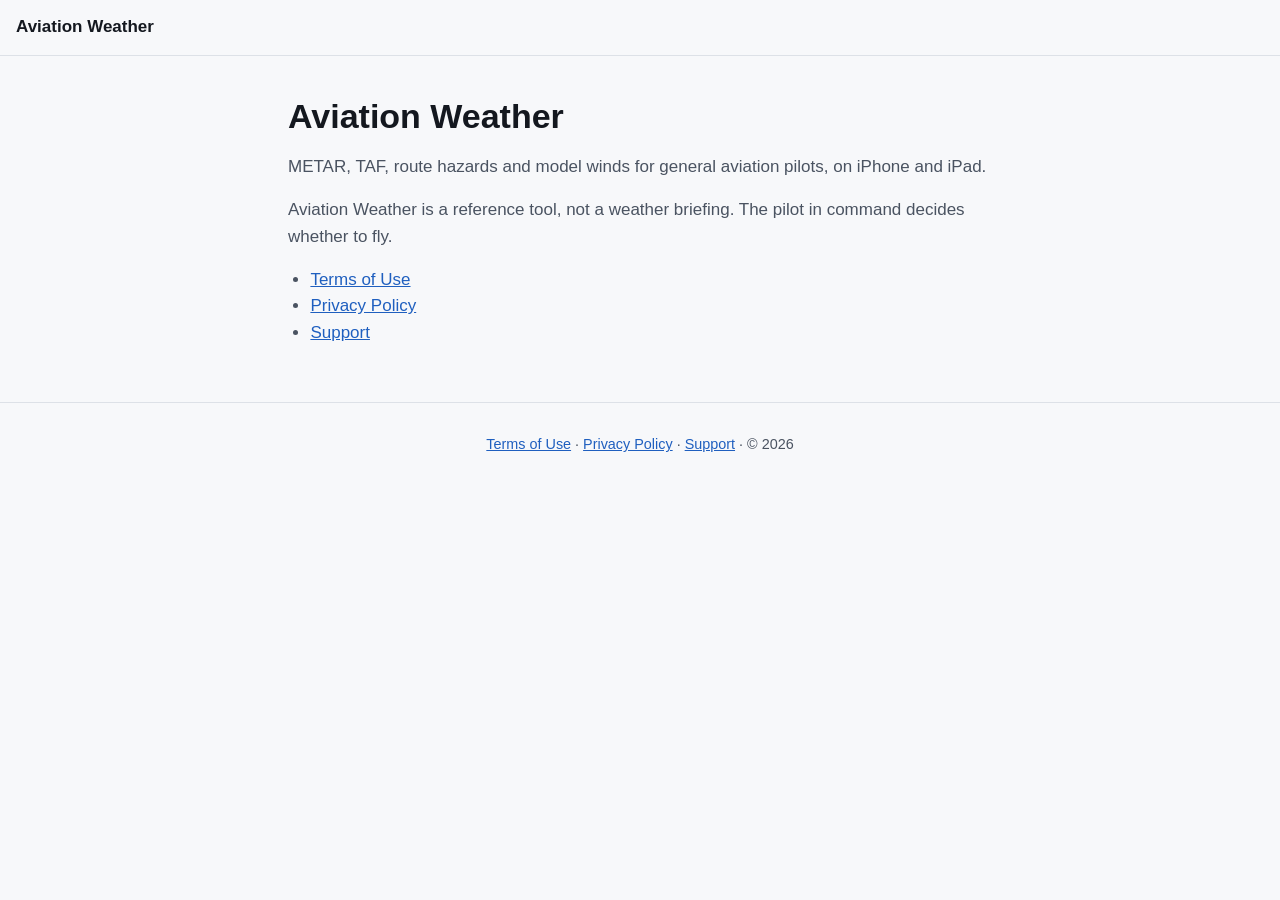
<file: index.html>
<!doctype html>
<html lang="en">
<head>
  <meta charset="utf-8">
  <meta name="viewport" content="width=device-width, initial-scale=1">
  <title>Aviation Weather</title>
  <meta name="description" content="Aviation Weather for iPhone and iPad: METAR, TAF, route hazards and model winds for general aviation pilots.">
  <link rel="stylesheet" href="css/style.css">
</head>
<body>
  <header class="top">
    <a class="brand" href="./">Aviation Weather</a>
  </header>
  <main class="doc">
    <h1>Aviation Weather</h1>
    <p>METAR, TAF, route hazards and model winds for general aviation pilots, on iPhone and iPad.</p>
    <p>Aviation Weather is a reference tool, not a weather briefing. The pilot in command decides whether to fly.</p>
    <ul>
      <li><a href="terms.html">Terms of Use</a></li>
      <li><a href="privacy.html">Privacy Policy</a></li>
      <li><a href="support.html">Support</a></li>
    </ul>
  </main>
  <footer>
    <p><a href="terms.html">Terms of Use</a> · <a href="privacy.html">Privacy Policy</a> · <a href="support.html">Support</a> · © 2026</p>
  </footer>
</body>
</html>
</file>
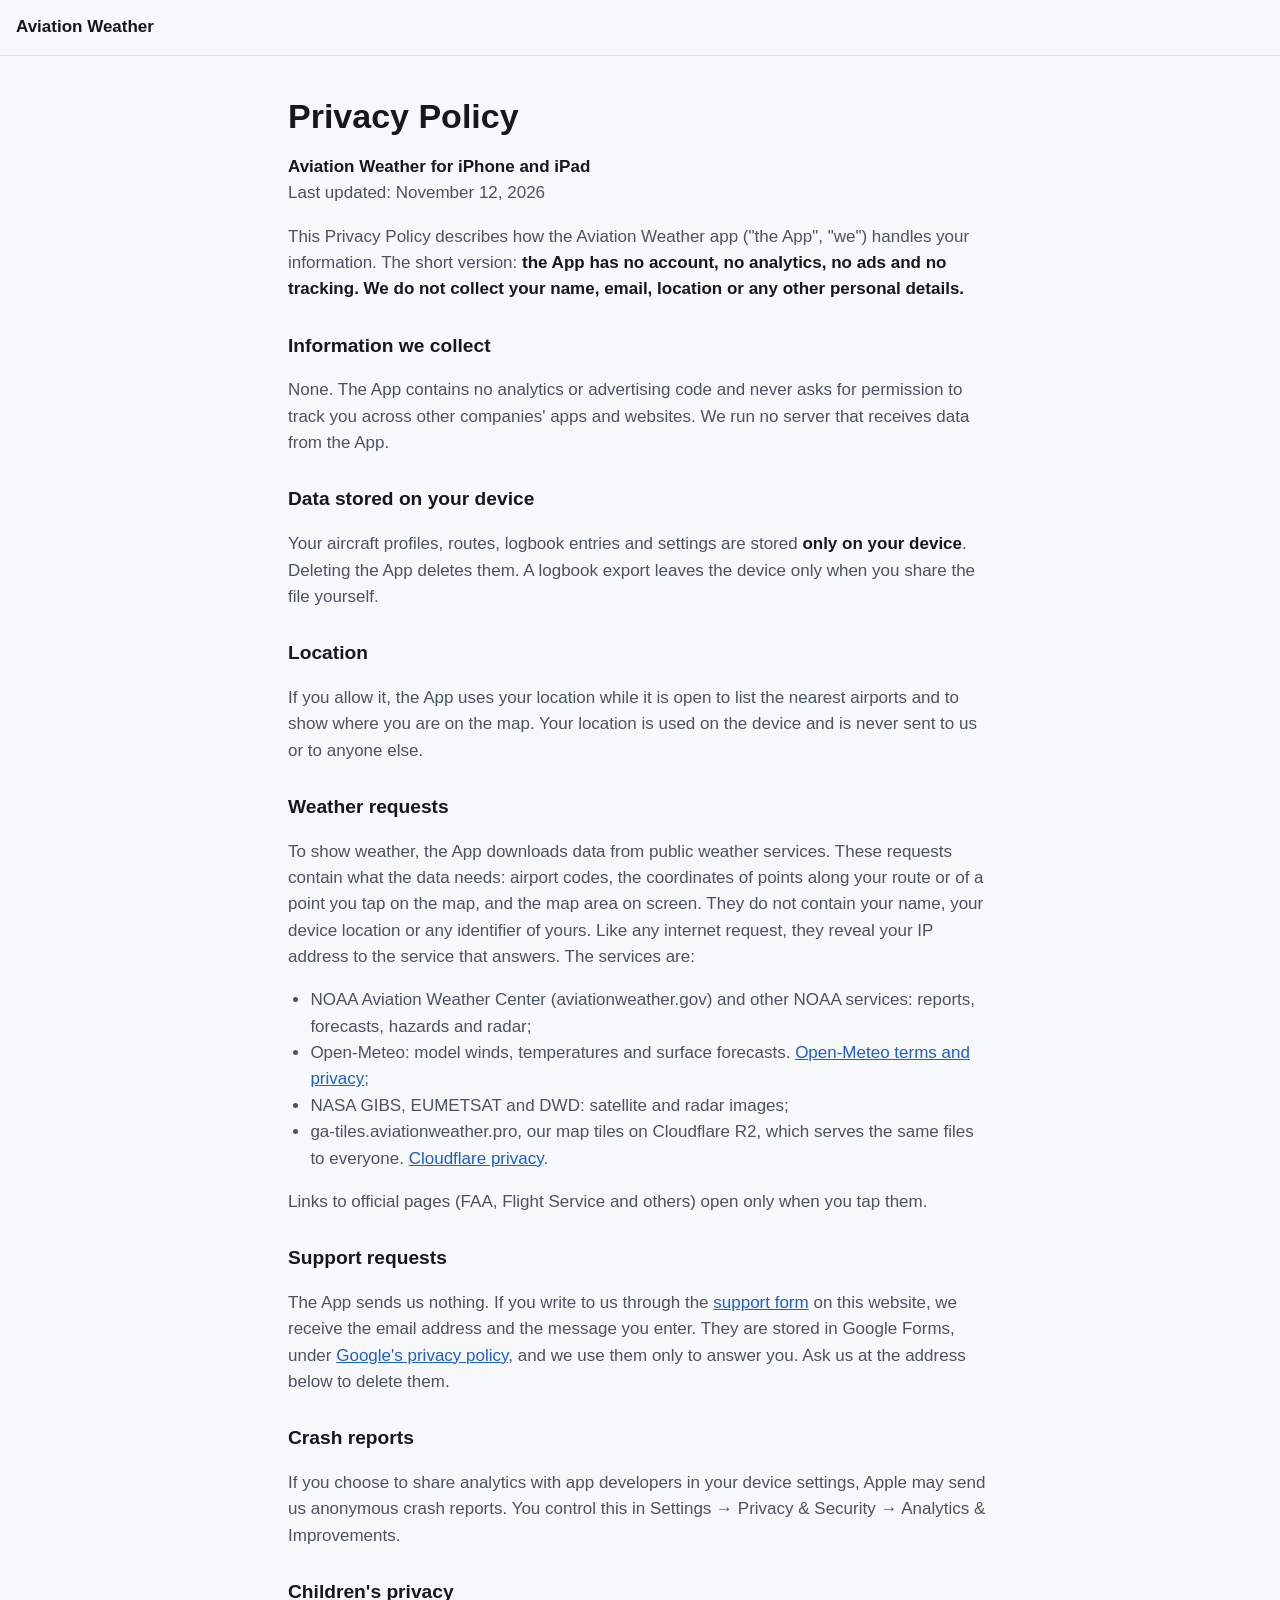
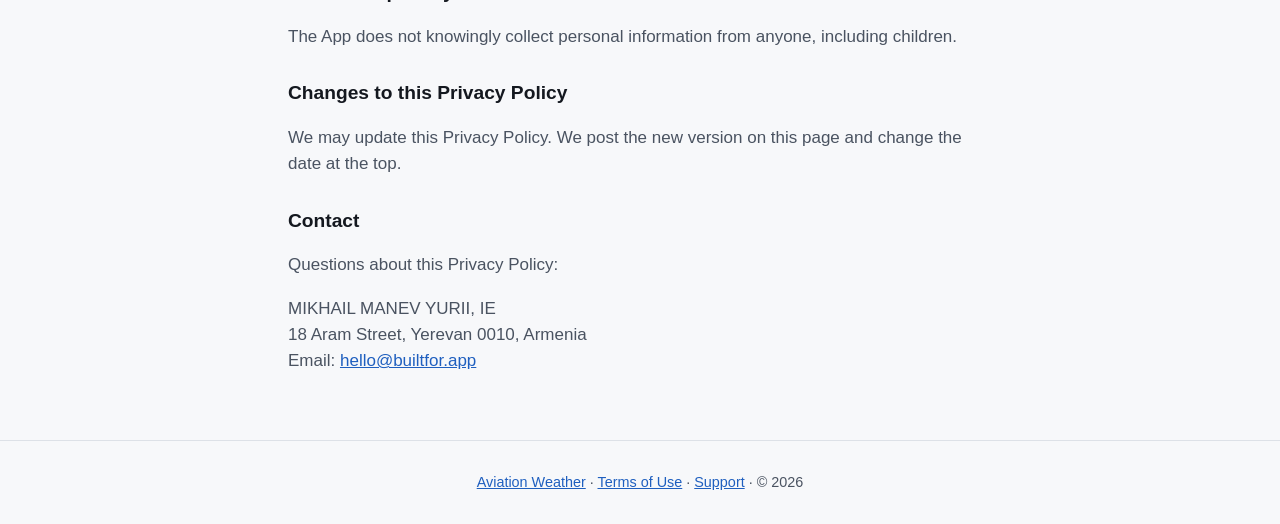
<file: privacy.html>
<!doctype html>
<html lang="en">
<head>
  <meta charset="utf-8">
  <meta name="viewport" content="width=device-width, initial-scale=1">
  <title>Privacy Policy — Aviation Weather</title>
  <meta name="description" content="Aviation Weather privacy policy: no account, no analytics, no ads, no tracking. Your location, aircraft and logbook stay on your device.">
  <link rel="stylesheet" href="css/style.css">
</head>
<body>
  <header class="top">
    <a class="brand" href="./">Aviation Weather</a>
  </header>
  <main class="doc">
    <h1>Privacy Policy</h1>
    <p><strong>Aviation Weather for iPhone and iPad</strong><br>Last updated: November 12, 2026</p>
    <p>This Privacy Policy describes how the Aviation Weather app ("the App", "we") handles your information. The short version: <strong>the App has no account, no analytics, no ads and no tracking. We do not collect your name, email, location or any other personal details.</strong></p>

    <h2>Information we collect</h2>
    <p>None. The App contains no analytics or advertising code and never asks for permission to track you across other companies' apps and websites. We run no server that receives data from the App.</p>

    <h2>Data stored on your device</h2>
    <p>Your aircraft profiles, routes, logbook entries and settings are stored <strong>only on your device</strong>. Deleting the App deletes them. A logbook export leaves the device only when you share the file yourself.</p>

    <h2>Location</h2>
    <p>If you allow it, the App uses your location while it is open to list the nearest airports and to show where you are on the map. Your location is used on the device and is never sent to us or to anyone else.</p>

    <h2>Weather requests</h2>
    <p>To show weather, the App downloads data from public weather services. These requests contain what the data needs: airport codes, the coordinates of points along your route or of a point you tap on the map, and the map area on screen. They do not contain your name, your device location or any identifier of yours. Like any internet request, they reveal your IP address to the service that answers. The services are:</p>
    <ul>
      <li>NOAA Aviation Weather Center (aviationweather.gov) and other NOAA services: reports, forecasts, hazards and radar;</li>
      <li>Open-Meteo: model winds, temperatures and surface forecasts. <a href="https://open-meteo.com/en/terms">Open-Meteo terms and privacy</a>;</li>
      <li>NASA GIBS, EUMETSAT and DWD: satellite and radar images;</li>
      <li>ga-tiles.aviationweather.pro, our map tiles on Cloudflare R2, which serves the same files to everyone. <a href="https://www.cloudflare.com/privacypolicy/">Cloudflare privacy</a>.</li>
    </ul>
    <p>Links to official pages (FAA, Flight Service and others) open only when you tap them.</p>

    <h2 id="support">Support requests</h2>
    <p>The App sends us nothing. If you write to us through the <a href="support.html">support form</a> on this website, we receive the email address and the message you enter. They are stored in Google Forms, under <a href="https://policies.google.com/privacy">Google's privacy policy</a>, and we use them only to answer you. Ask us at the address below to delete them.</p>

    <h2>Crash reports</h2>
    <p>If you choose to share analytics with app developers in your device settings, Apple may send us anonymous crash reports. You control this in Settings → Privacy &amp; Security → Analytics &amp; Improvements.</p>

    <h2>Children's privacy</h2>
    <p>The App does not knowingly collect personal information from anyone, including children.</p>

    <h2>Changes to this Privacy Policy</h2>
    <p>We may update this Privacy Policy. We post the new version on this page and change the date at the top.</p>

    <h2>Contact</h2>
    <p>Questions about this Privacy Policy:</p>
    <p>MIKHAIL MANEV YURII, IE<br>
    18 Aram Street, Yerevan 0010, Armenia<br>
    Email: <a href="mailto:hello@builtfor.app">hello@builtfor.app</a></p>
  </main>
  <footer>
    <p><a href="./">Aviation Weather</a> · <a href="terms.html">Terms of Use</a> · <a href="support.html">Support</a> · © 2026</p>
  </footer>
</body>
</html>
</file>
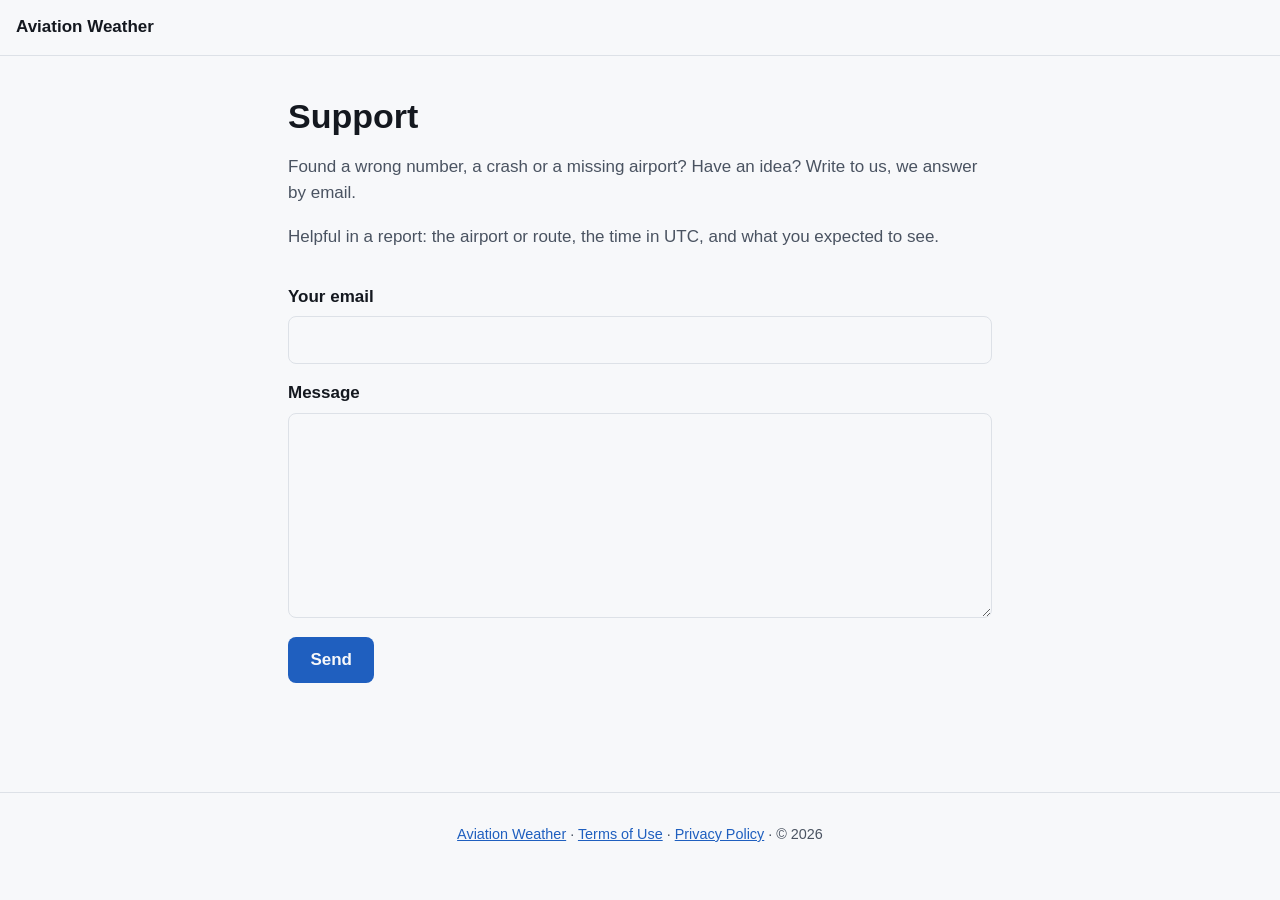
<file: support.html>
<!doctype html>
<html lang="en">
<head>
  <meta charset="utf-8">
  <meta name="viewport" content="width=device-width, initial-scale=1">
  <title>Support — Aviation Weather</title>
  <meta name="description" content="Aviation Weather support: report a problem, ask a question or suggest a feature.">
  <link rel="stylesheet" href="css/style.css">
</head>
<body>
  <header class="top">
    <a class="brand" href="./">Aviation Weather</a>
  </header>
  <main class="doc">
    <h1>Support</h1>
    <p>Found a wrong number, a crash or a missing airport? Have an idea? Write to us, we answer by email.</p>
    <p>Helpful in a report: the airport or route, the time in UTC, and what you expected to see.</p>

    <form id="support" class="support" action="https://docs.google.com/forms/d/e/1FAIpQLScLfc3cZP5eZRVU_LPAMlmvsT1zhoIoe4dFjX9SR0f6-P50Kg/formResponse" method="post">
      <label for="email">Your email</label>
      <input id="email" name="entry.360672566" type="email" autocomplete="email" required>
      <label for="message">Message</label>
      <textarea id="message" name="entry.1040609232" rows="7" required></textarea>
      <button type="submit">Send</button>
      <p class="status" role="status" aria-live="polite"></p>
    </form>
  </main>
  <footer>
    <p><a href="./">Aviation Weather</a> · <a href="terms.html">Terms of Use</a> · <a href="privacy.html">Privacy Policy</a> · © 2026</p>
  </footer>
  <script>
    // Google Forms answers without CORS headers, so the response is opaque: a resolved fetch means the request left.
    const form = document.getElementById("support");
    const status = form.querySelector(".status");
    const button = form.querySelector("button");
    form.addEventListener("submit", async (event) => {
      event.preventDefault();
      button.disabled = true;
      status.textContent = "Sending…";
      try {
        await fetch(form.action, { method: "POST", mode: "no-cors", body: new URLSearchParams(new FormData(form)) });
        form.reset();
        status.textContent = "Thank you. We got your message and will answer by email.";
      } catch {
        status.textContent = "Could not send. Check the connection and try again, or email hello@builtfor.app.";
      } finally {
        button.disabled = false;
      }
    });
  </script>
</body>
</html>
</file>
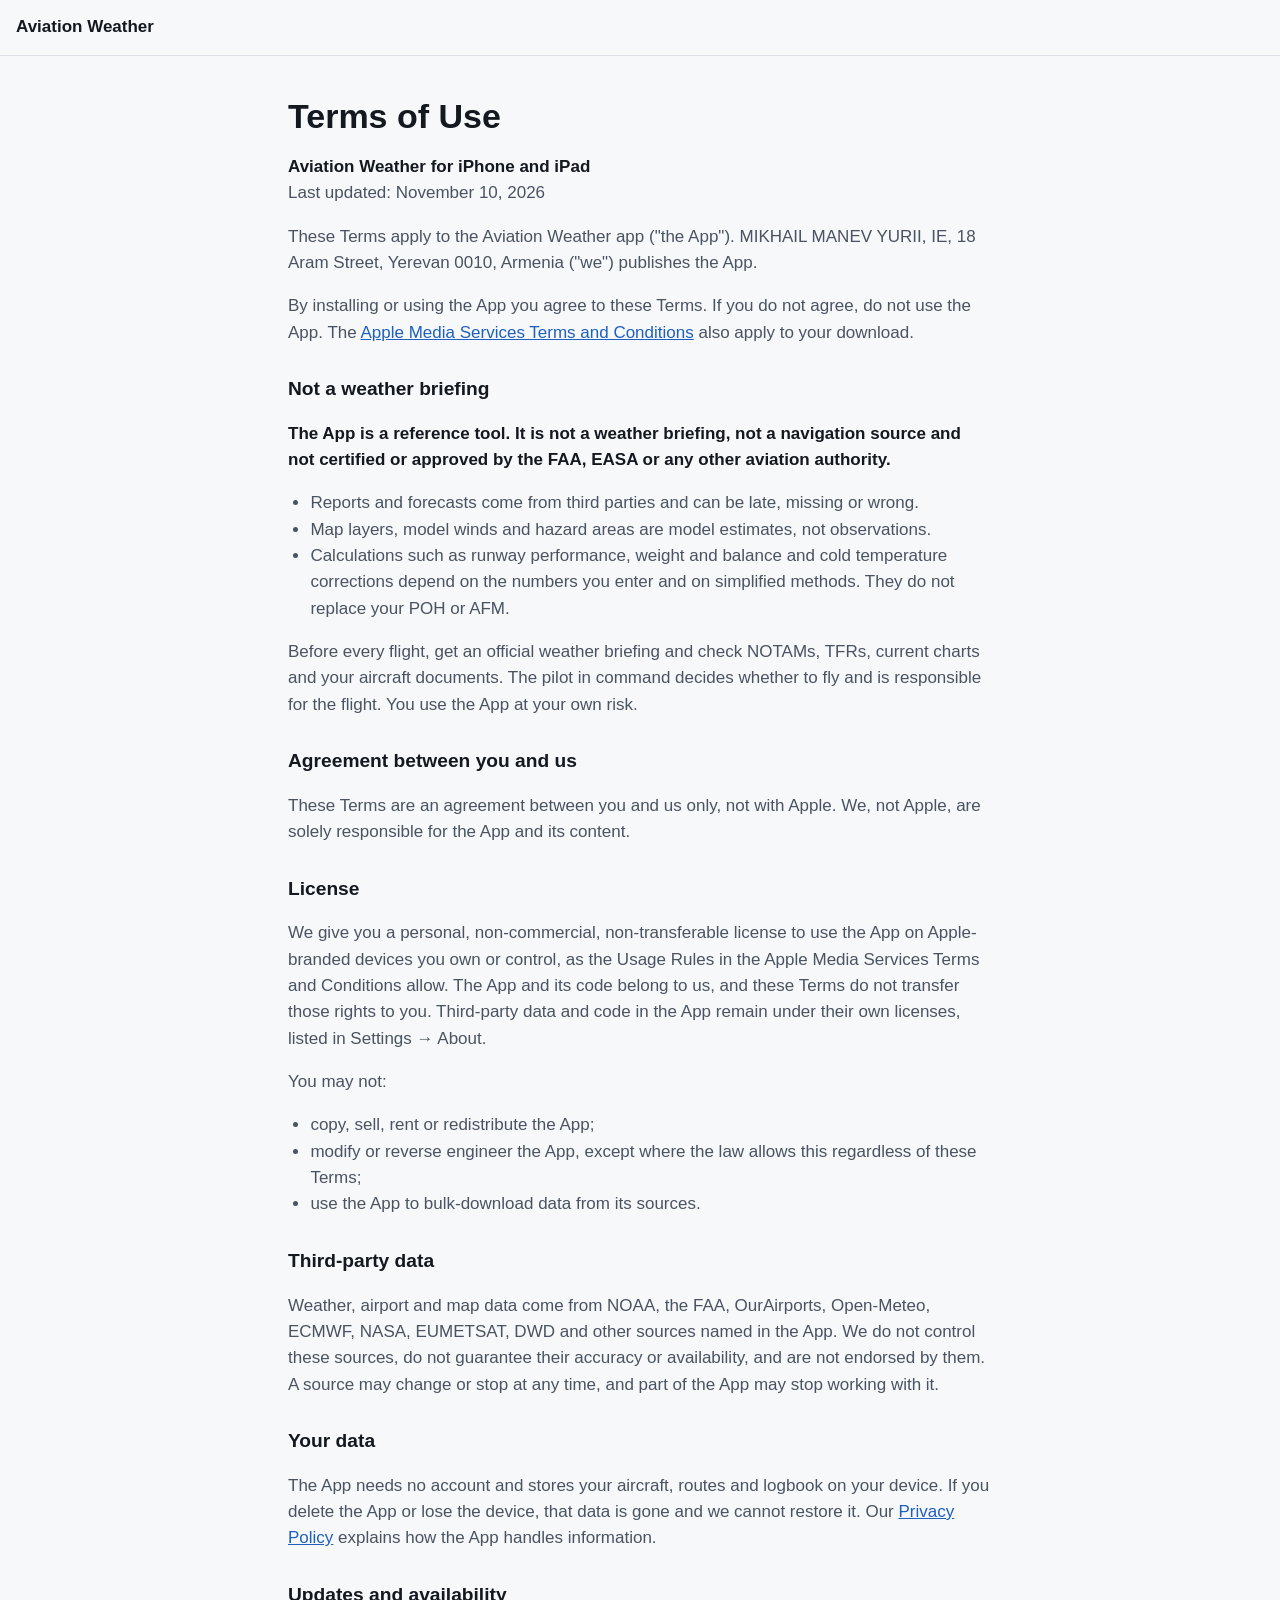
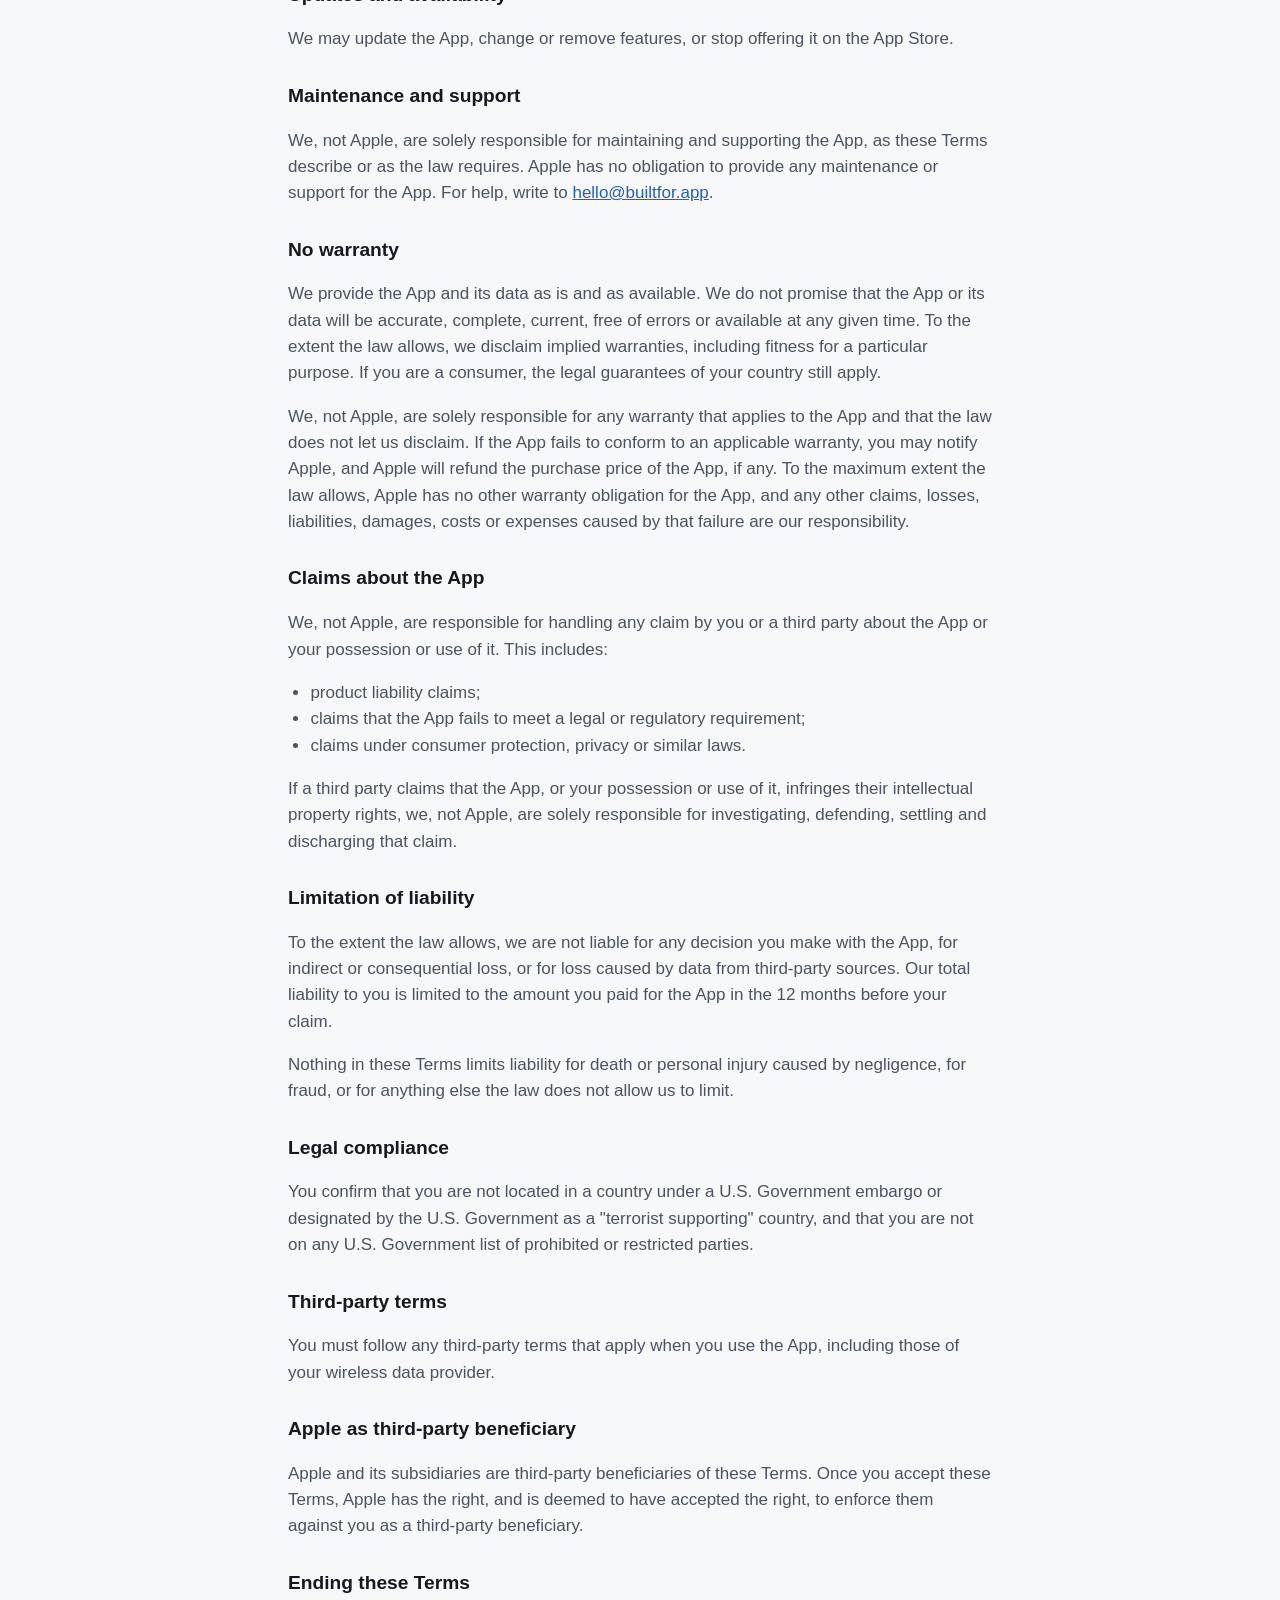
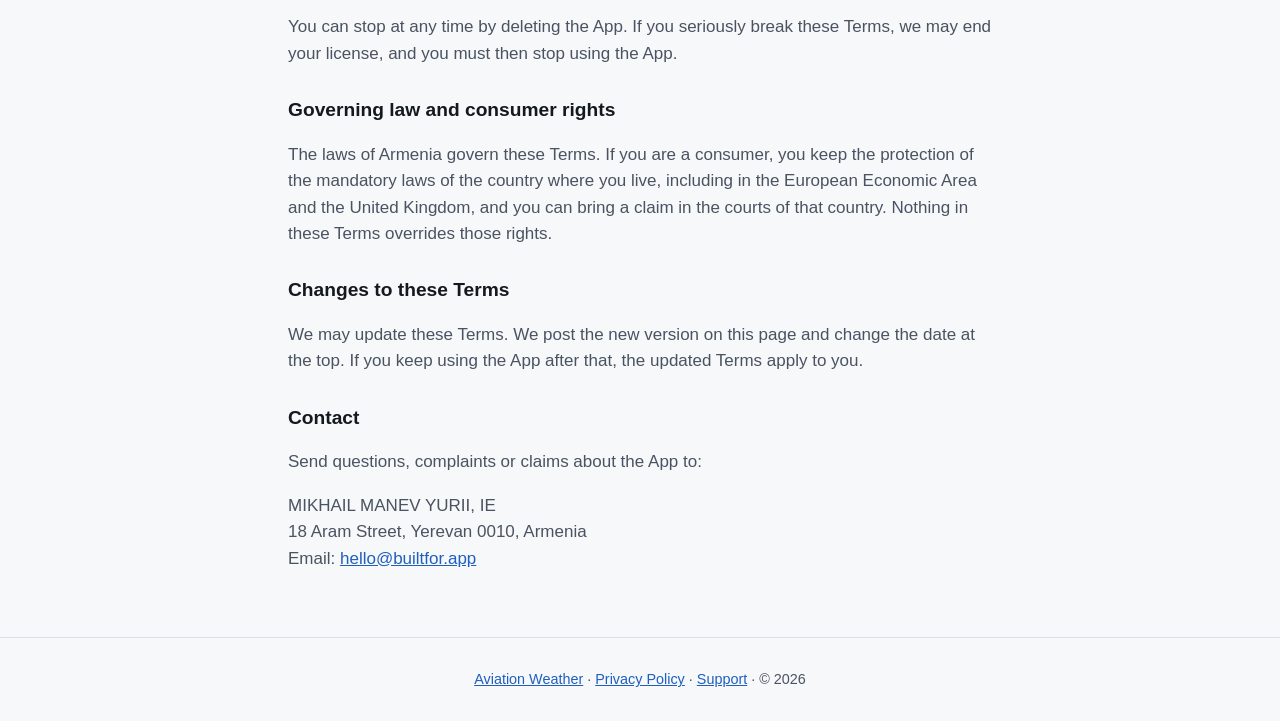
<file: terms.html>
<!doctype html>
<html lang="en">
<head>
  <meta charset="utf-8">
  <meta name="viewport" content="width=device-width, initial-scale=1">
  <title>Terms of Use — Aviation Weather</title>
  <meta name="description" content="Terms of Use of the Aviation Weather app: a reference tool, not a weather briefing; the pilot in command decides whether to fly.">
  <link rel="stylesheet" href="css/style.css">
</head>
<body>
  <header class="top">
    <a class="brand" href="./">Aviation Weather</a>
  </header>
  <main class="doc">
    <h1>Terms of Use</h1>
    <p><strong>Aviation Weather for iPhone and iPad</strong><br>Last updated: November 10, 2026</p>
    <p>These Terms apply to the Aviation Weather app ("the App"). MIKHAIL MANEV YURII, IE, 18 Aram Street, Yerevan 0010, Armenia ("we") publishes the App.</p>
    <p>By installing or using the App you agree to these Terms. If you do not agree, do not use the App. The <a href="https://www.apple.com/legal/internet-services/itunes/">Apple Media Services Terms and Conditions</a> also apply to your download.</p>

    <h2>Not a weather briefing</h2>
    <p><strong>The App is a reference tool. It is not a weather briefing, not a navigation source and not certified or approved by the FAA, EASA or any other aviation authority.</strong></p>
    <ul>
      <li>Reports and forecasts come from third parties and can be late, missing or wrong.</li>
      <li>Map layers, model winds and hazard areas are model estimates, not observations.</li>
      <li>Calculations such as runway performance, weight and balance and cold temperature corrections depend on the numbers you enter and on simplified methods. They do not replace your POH or AFM.</li>
    </ul>
    <p>Before every flight, get an official weather briefing and check NOTAMs, TFRs, current charts and your aircraft documents. The pilot in command decides whether to fly and is responsible for the flight. You use the App at your own risk.</p>

    <h2>Agreement between you and us</h2>
    <p>These Terms are an agreement between you and us only, not with Apple. We, not Apple, are solely responsible for the App and its content.</p>

    <h2>License</h2>
    <p>We give you a personal, non-commercial, non-transferable license to use the App on Apple-branded devices you own or control, as the Usage Rules in the Apple Media Services Terms and Conditions allow. The App and its code belong to us, and these Terms do not transfer those rights to you. Third-party data and code in the App remain under their own licenses, listed in Settings → About.</p>
    <p>You may not:</p>
    <ul>
      <li>copy, sell, rent or redistribute the App;</li>
      <li>modify or reverse engineer the App, except where the law allows this regardless of these Terms;</li>
      <li>use the App to bulk-download data from its sources.</li>
    </ul>

    <h2>Third-party data</h2>
    <p>Weather, airport and map data come from NOAA, the FAA, OurAirports, Open-Meteo, ECMWF, NASA, EUMETSAT, DWD and other sources named in the App. We do not control these sources, do not guarantee their accuracy or availability, and are not endorsed by them. A source may change or stop at any time, and part of the App may stop working with it.</p>

    <h2>Your data</h2>
    <p>The App needs no account and stores your aircraft, routes and logbook on your device. If you delete the App or lose the device, that data is gone and we cannot restore it. Our <a href="privacy.html">Privacy Policy</a> explains how the App handles information.</p>

    <h2>Updates and availability</h2>
    <p>We may update the App, change or remove features, or stop offering it on the App Store.</p>

    <h2>Maintenance and support</h2>
    <p>We, not Apple, are solely responsible for maintaining and supporting the App, as these Terms describe or as the law requires. Apple has no obligation to provide any maintenance or support for the App. For help, write to <a href="mailto:hello@builtfor.app">hello@builtfor.app</a>.</p>

    <h2>No warranty</h2>
    <p>We provide the App and its data as is and as available. We do not promise that the App or its data will be accurate, complete, current, free of errors or available at any given time. To the extent the law allows, we disclaim implied warranties, including fitness for a particular purpose. If you are a consumer, the legal guarantees of your country still apply.</p>
    <p>We, not Apple, are solely responsible for any warranty that applies to the App and that the law does not let us disclaim. If the App fails to conform to an applicable warranty, you may notify Apple, and Apple will refund the purchase price of the App, if any. To the maximum extent the law allows, Apple has no other warranty obligation for the App, and any other claims, losses, liabilities, damages, costs or expenses caused by that failure are our responsibility.</p>

    <h2>Claims about the App</h2>
    <p>We, not Apple, are responsible for handling any claim by you or a third party about the App or your possession or use of it. This includes:</p>
    <ul>
      <li>product liability claims;</li>
      <li>claims that the App fails to meet a legal or regulatory requirement;</li>
      <li>claims under consumer protection, privacy or similar laws.</li>
    </ul>
    <p>If a third party claims that the App, or your possession or use of it, infringes their intellectual property rights, we, not Apple, are solely responsible for investigating, defending, settling and discharging that claim.</p>

    <h2>Limitation of liability</h2>
    <p>To the extent the law allows, we are not liable for any decision you make with the App, for indirect or consequential loss, or for loss caused by data from third-party sources. Our total liability to you is limited to the amount you paid for the App in the 12 months before your claim.</p>
    <p>Nothing in these Terms limits liability for death or personal injury caused by negligence, for fraud, or for anything else the law does not allow us to limit.</p>

    <h2>Legal compliance</h2>
    <p>You confirm that you are not located in a country under a U.S. Government embargo or designated by the U.S. Government as a "terrorist supporting" country, and that you are not on any U.S. Government list of prohibited or restricted parties.</p>

    <h2>Third-party terms</h2>
    <p>You must follow any third-party terms that apply when you use the App, including those of your wireless data provider.</p>

    <h2>Apple as third-party beneficiary</h2>
    <p>Apple and its subsidiaries are third-party beneficiaries of these Terms. Once you accept these Terms, Apple has the right, and is deemed to have accepted the right, to enforce them against you as a third-party beneficiary.</p>

    <h2>Ending these Terms</h2>
    <p>You can stop at any time by deleting the App. If you seriously break these Terms, we may end your license, and you must then stop using the App.</p>

    <h2>Governing law and consumer rights</h2>
    <p>The laws of Armenia govern these Terms. If you are a consumer, you keep the protection of the mandatory laws of the country where you live, including in the European Economic Area and the United Kingdom, and you can bring a claim in the courts of that country. Nothing in these Terms overrides those rights.</p>

    <h2>Changes to these Terms</h2>
    <p>We may update these Terms. We post the new version on this page and change the date at the top. If you keep using the App after that, the updated Terms apply to you.</p>

    <h2>Contact</h2>
    <p>Send questions, complaints or claims about the App to:</p>
    <p>MIKHAIL MANEV YURII, IE<br>
    18 Aram Street, Yerevan 0010, Armenia<br>
    Email: <a href="mailto:hello@builtfor.app">hello@builtfor.app</a></p>
  </main>
  <footer>
    <p><a href="./">Aviation Weather</a> · <a href="privacy.html">Privacy Policy</a> · <a href="support.html">Support</a> · © 2026</p>
  </footer>
</body>
</html>
</file>
<file: css/style.css>
:root {
  --bg: #f7f8fa;
  --text: #14181f;
  --muted: #4a5361;
  --accent: #1f5fbf;
  --line: #dde1e7;
}
@media (prefers-color-scheme: dark) {
  :root {
    --bg: #0e1218;
    --text: #e8ecf2;
    --muted: #a9b2bf;
    --accent: #7fb0ff;
    --line: #262d38;
  }
}
* { box-sizing: border-box; }
body {
  margin: 0;
  background: var(--bg);
  color: var(--text);
  font: 17px/1.55 -apple-system, BlinkMacSystemFont, "Segoe UI", Roboto, sans-serif;
}
a { color: var(--accent); }
.top { border-bottom: 1px solid var(--line); padding: 0.9rem 1rem; }
.brand { color: var(--text); font-weight: 600; text-decoration: none; }
.doc { max-width: 46rem; margin: 0 auto; padding: 1rem 1rem 3rem; }
.doc h1 { margin: 1.5rem 0 1rem; line-height: 1.2; }
.doc h2 { margin: 1.75rem 0 0.5rem; font-size: 1.2rem; }
.doc p, .doc li { color: var(--muted); }
.doc strong { color: var(--text); }
.doc ul { padding-left: 1.4rem; margin: 0.5rem 0; }
footer { border-top: 1px solid var(--line); padding: 1rem; text-align: center; font-size: 0.9rem; color: var(--muted); }
.support { display: grid; gap: 0.4rem; margin: 1.5rem 0; }
.support label { font-weight: 600; margin-top: 0.6rem; }
.support input, .support textarea {
  font: inherit; color: var(--text); background: transparent;
  border: 1px solid var(--line); border-radius: 8px; padding: 0.6rem 0.75rem; width: 100%;
}
.support input:focus, .support textarea:focus { outline: 2px solid var(--accent); outline-offset: 1px; }
.support button {
  justify-self: start; margin-top: 0.8rem; font: inherit; font-weight: 600; color: var(--bg);
  background: var(--accent); border: 0; border-radius: 8px; padding: 0.6rem 1.4rem; cursor: pointer;
}
.support button:disabled { opacity: 0.6; cursor: default; }
.support .status { margin: 0.25rem 0 0; min-height: 1.55em; }
</file>
